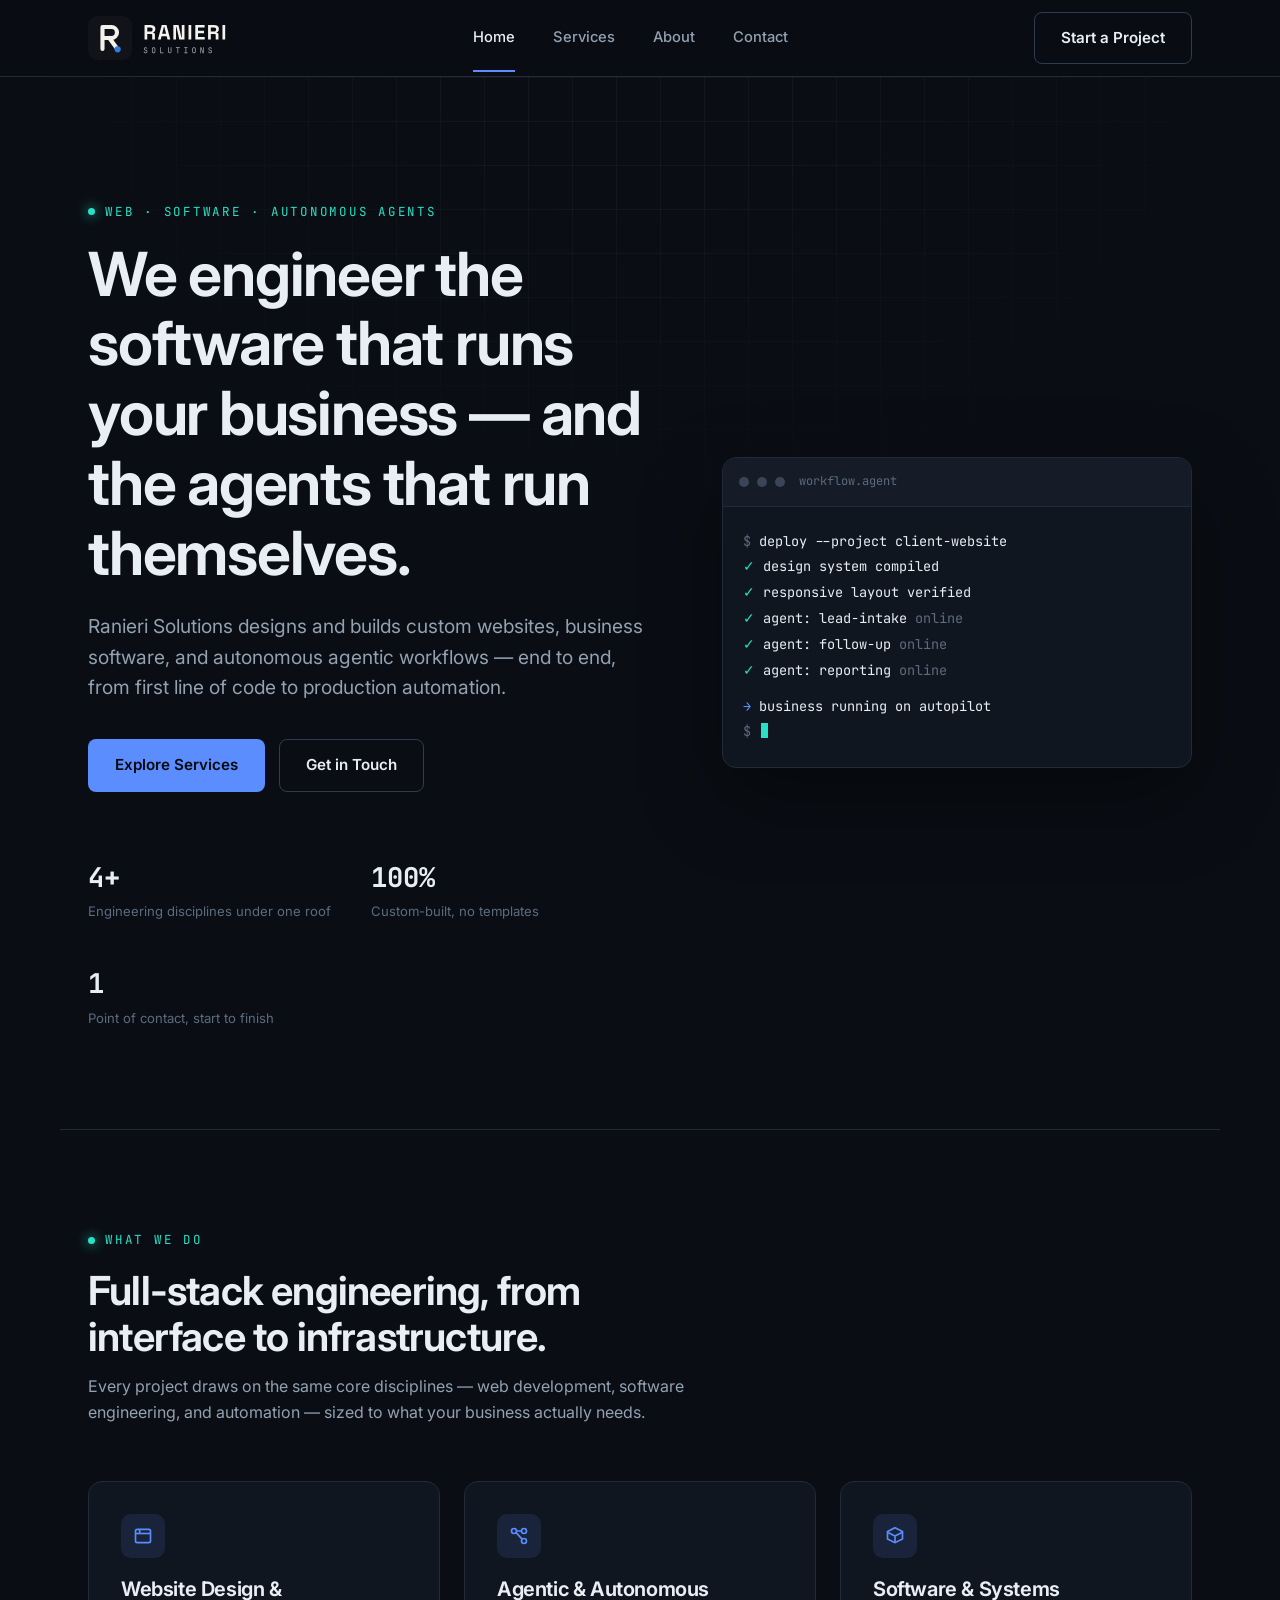
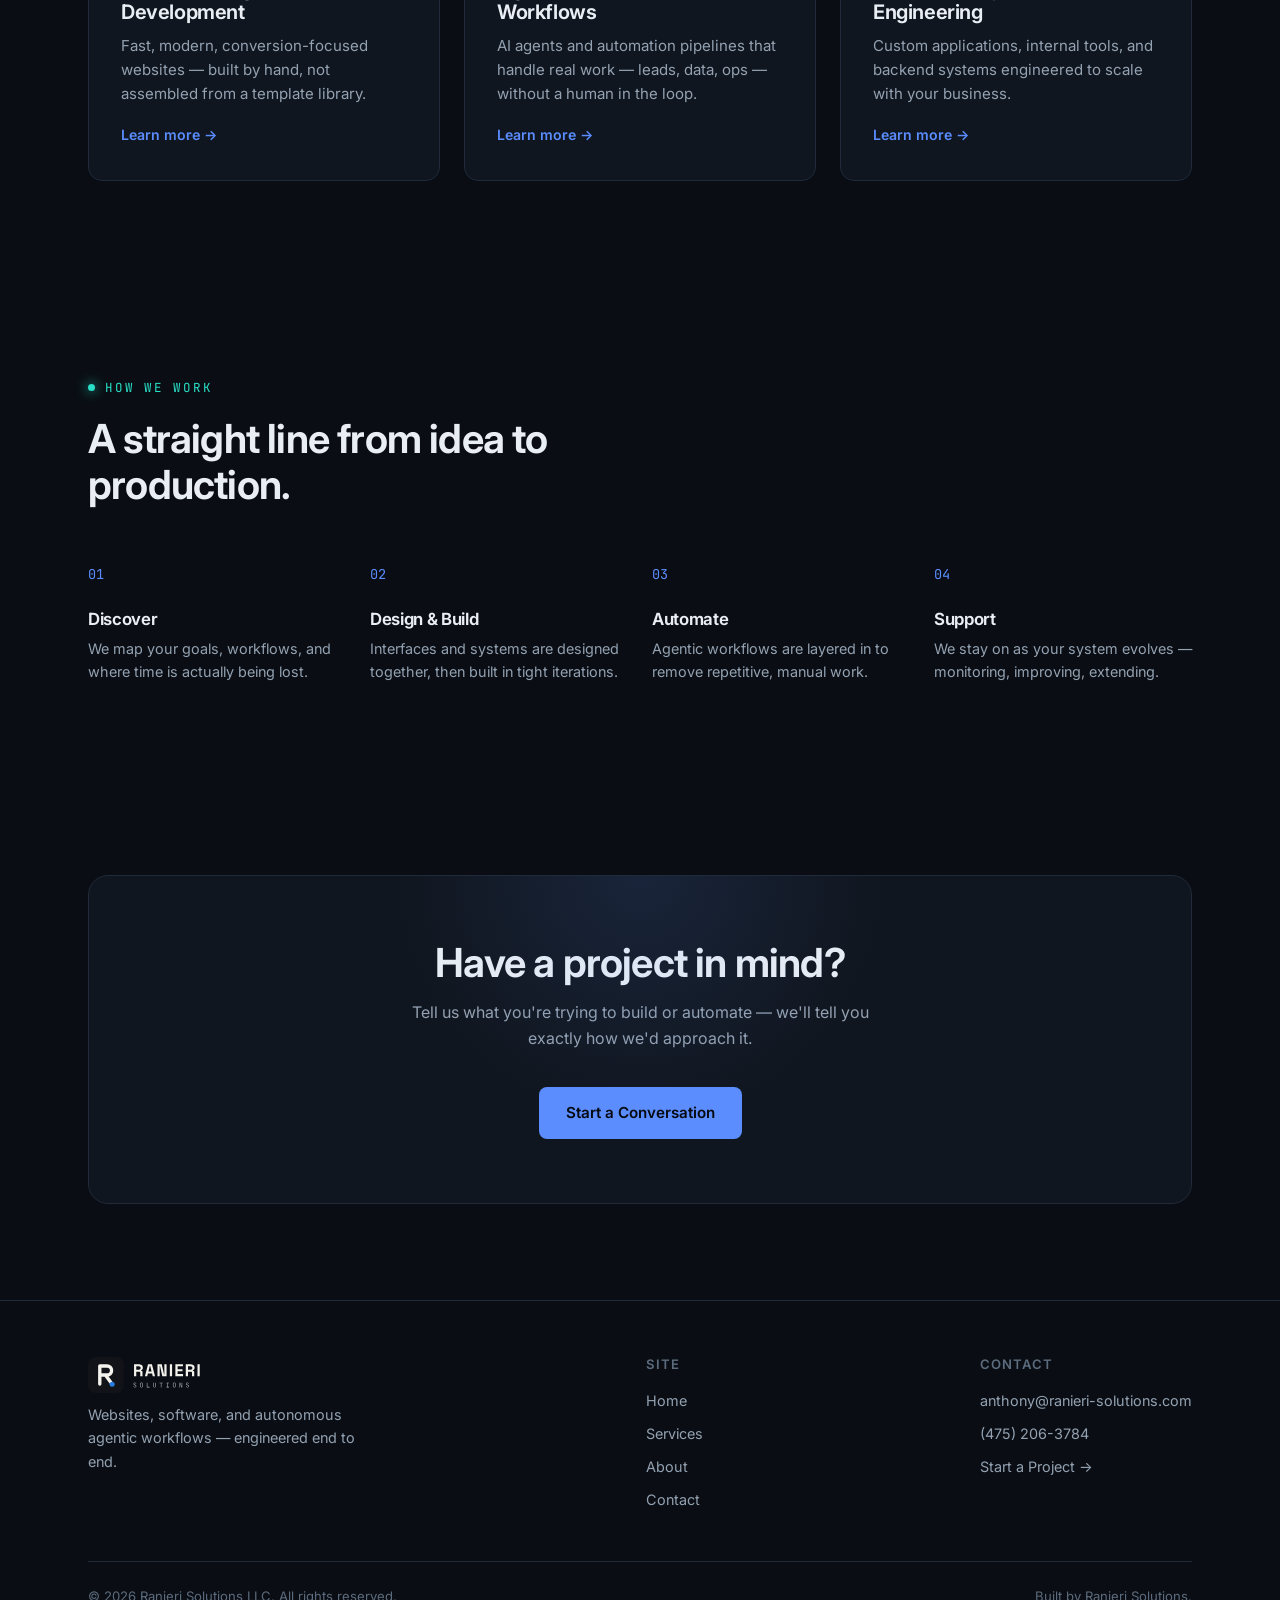
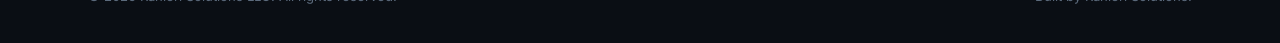
<file: index.html>
<!DOCTYPE html>
<html lang="en">
<head>
<meta charset="UTF-8">
<meta name="viewport" content="width=device-width, initial-scale=1.0">
<title>Ranieri Solutions LLC — Websites, Software & Agentic Automation</title>
<meta name="description" content="Ranieri Solutions builds custom websites, software systems, and autonomous agentic workflows that run your business on autopilot.">
<link rel="icon" href="/favicon.ico" sizes="any">
<link rel="icon" href="/favicon.svg" type="image/svg+xml">
<link rel="icon" href="/favicon-32.png" type="image/png" sizes="32x32">
<link rel="apple-touch-icon" href="/apple-touch-icon.png">
<link rel="preconnect" href="https://fonts.googleapis.com">
<link rel="preconnect" href="https://fonts.gstatic.com" crossorigin>
<link href="https://fonts.googleapis.com/css2?family=Inter:wght@400;500;600;650;700;800&family=JetBrains+Mono:wght@400;500;600;700&display=swap" rel="stylesheet">
<link rel="stylesheet" href="css/style.css">
</head>
<body>

<header class="site-header">
  <div class="container nav">
    <a href="index.html" class="logo"><img src="assets/logo-lockup-white.svg" alt="Ranieri Solutions" width="127" height="40"></a>
    <nav class="nav-links">
      <a href="index.html" class="active">Home</a>
      <a href="services.html">Services</a>
      <a href="about.html">About</a>
      <a href="contact.html">Contact</a>
    </nav>
    <div class="nav-right">
      <a href="contact.html" class="btn btn-outline">Start a Project</a>
      <button class="nav-toggle" aria-label="Toggle menu">
        <span></span><span></span><span></span>
      </button>
    </div>
  </div>
</header>

<main>

  <!-- Hero -->
  <section class="hero">
    <div class="grid-bg"></div>
    <div class="container hero-grid">
      <div>
        <span class="eyebrow">Web · Software · Autonomous Agents</span>
        <h1>We engineer the software that runs your business — and the agents that run themselves.</h1>
        <p class="lead" style="margin-top:22px;">Ranieri Solutions designs and builds custom websites, business software, and autonomous agentic workflows — end to end, from first line of code to production automation.</p>
        <div class="hero-actions">
          <a href="services.html" class="btn btn-primary">Explore Services</a>
          <a href="contact.html" class="btn btn-outline">Get in Touch</a>
        </div>
        <div class="hero-stats">
          <div class="hero-stat">
            <div class="num">4+</div>
            <div class="label">Engineering disciplines under one roof</div>
          </div>
          <div class="hero-stat">
            <div class="num">100%</div>
            <div class="label">Custom-built, no templates</div>
          </div>
          <div class="hero-stat">
            <div class="num">1</div>
            <div class="label">Point of contact, start to finish</div>
          </div>
        </div>
      </div>

      <div class="hero-visual">
        <div class="terminal">
          <div class="terminal-bar">
            <span class="terminal-dot"></span>
            <span class="terminal-dot"></span>
            <span class="terminal-dot"></span>
            <span class="terminal-title">workflow.agent</span>
          </div>
          <div class="terminal-body">
            <div><span class="c3">$</span> <span class="c4">deploy --project client-website</span></div>
            <div><span class="c1">✓</span> <span class="c4">design system compiled</span></div>
            <div><span class="c1">✓</span> <span class="c4">responsive layout verified</span></div>
            <div><span class="c1">✓</span> <span class="c4">agent: lead-intake</span> <span class="c3">online</span></div>
            <div><span class="c1">✓</span> <span class="c4">agent: follow-up</span> <span class="c3">online</span></div>
            <div><span class="c1">✓</span> <span class="c4">agent: reporting</span> <span class="c3">online</span></div>
            <div style="margin-top:10px;"><span class="c2">→</span> <span class="c4">business running on autopilot</span></div>
            <div><span class="c3">$</span> <span class="cursor"></span></div>
          </div>
        </div>
      </div>
    </div>
  </section>

  <hr class="divider container">

  <!-- Services preview -->
  <section>
    <div class="container">
      <div class="section-head reveal">
        <span class="eyebrow">What we do</span>
        <h2>Full-stack engineering, from interface to infrastructure.</h2>
        <p style="margin-top:14px;">Every project draws on the same core disciplines — web development, software engineering, and automation — sized to what your business actually needs.</p>
      </div>

      <div class="grid-3">
        <div class="card reveal">
          <div class="card-icon">
            <svg width="20" height="20" viewBox="0 0 24 24" fill="none" stroke="currentColor" stroke-width="2"><rect x="3" y="4" width="18" height="16" rx="2"/><path d="M3 9h18"/><path d="M8 4v5"/></svg>
          </div>
          <h3>Website Design &amp; Development</h3>
          <p>Fast, modern, conversion-focused websites — built by hand, not assembled from a template library.</p>
          <a href="services.html#websites" class="card-link">Learn more →</a>
        </div>

        <div class="card reveal">
          <div class="card-icon">
            <svg width="20" height="20" viewBox="0 0 24 24" fill="none" stroke="currentColor" stroke-width="2"><circle cx="6" cy="6" r="3"/><circle cx="18" cy="18" r="3"/><circle cx="18" cy="6" r="3"/><path d="M9 6h6M8.5 8l7.5 8"/></svg>
          </div>
          <h3>Agentic &amp; Autonomous Workflows</h3>
          <p>AI agents and automation pipelines that handle real work — leads, data, ops — without a human in the loop.</p>
          <a href="services.html#automation" class="card-link">Learn more →</a>
        </div>

        <div class="card reveal">
          <div class="card-icon">
            <svg width="20" height="20" viewBox="0 0 24 24" fill="none" stroke="currentColor" stroke-width="2"><path d="M12 2l9 4.5v9L12 20l-9-4.5v-9L12 2z"/><path d="M12 12l9-4.5M12 12v8M12 12L3 7.5"/></svg>
          </div>
          <h3>Software &amp; Systems Engineering</h3>
          <p>Custom applications, internal tools, and backend systems engineered to scale with your business.</p>
          <a href="services.html#software" class="card-link">Learn more →</a>
        </div>
      </div>
    </div>
  </section>

  <!-- Process -->
  <section>
    <div class="container">
      <div class="section-head reveal">
        <span class="eyebrow">How we work</span>
        <h2>A straight line from idea to production.</h2>
      </div>
      <div class="steps">
        <div class="step reveal">
          <h3>Discover</h3>
          <p>We map your goals, workflows, and where time is actually being lost.</p>
        </div>
        <div class="step reveal">
          <h3>Design &amp; Build</h3>
          <p>Interfaces and systems are designed together, then built in tight iterations.</p>
        </div>
        <div class="step reveal">
          <h3>Automate</h3>
          <p>Agentic workflows are layered in to remove repetitive, manual work.</p>
        </div>
        <div class="step reveal">
          <h3>Support</h3>
          <p>We stay on as your system evolves — monitoring, improving, extending.</p>
        </div>
      </div>
    </div>
  </section>

  <!-- CTA -->
  <section>
    <div class="container">
      <div class="cta-band reveal">
        <h2>Have a project in mind?</h2>
        <p>Tell us what you're trying to build or automate — we'll tell you exactly how we'd approach it.</p>
        <div class="hero-actions">
          <a href="contact.html" class="btn btn-primary">Start a Conversation</a>
        </div>
      </div>
    </div>
  </section>

</main>

<footer>
  <div class="container">
    <div class="footer-top">
      <div class="footer-col" style="max-width:280px;">
        <a href="index.html" class="logo footer-logo"><img src="assets/logo-lockup-white.svg" alt="Ranieri Solutions" width="114" height="36"></a>
        <p>Websites, software, and autonomous agentic workflows — engineered end to end.</p>
      </div>
      <div class="footer-col">
        <h4>Site</h4>
        <a href="index.html">Home</a>
        <a href="services.html">Services</a>
        <a href="about.html">About</a>
        <a href="contact.html">Contact</a>
      </div>
      <div class="footer-col">
        <h4>Contact</h4>
        <a href="mailto:anthony@ranieri-solutions.com">anthony@ranieri-solutions.com</a>
        <a href="tel:+14752063784">(475) 206-3784</a>
        <a href="contact.html">Start a Project →</a>
      </div>
    </div>
    <hr class="divider">
    <div class="footer-bottom" style="margin-top:24px;">
      <span>© <span id="year"></span> Ranieri Solutions LLC. All rights reserved.</span>
      <span>Built by Ranieri Solutions.</span>
    </div>
  </div>
</footer>

<script src="js/main.js"></script>
</body>
</html>
</file>
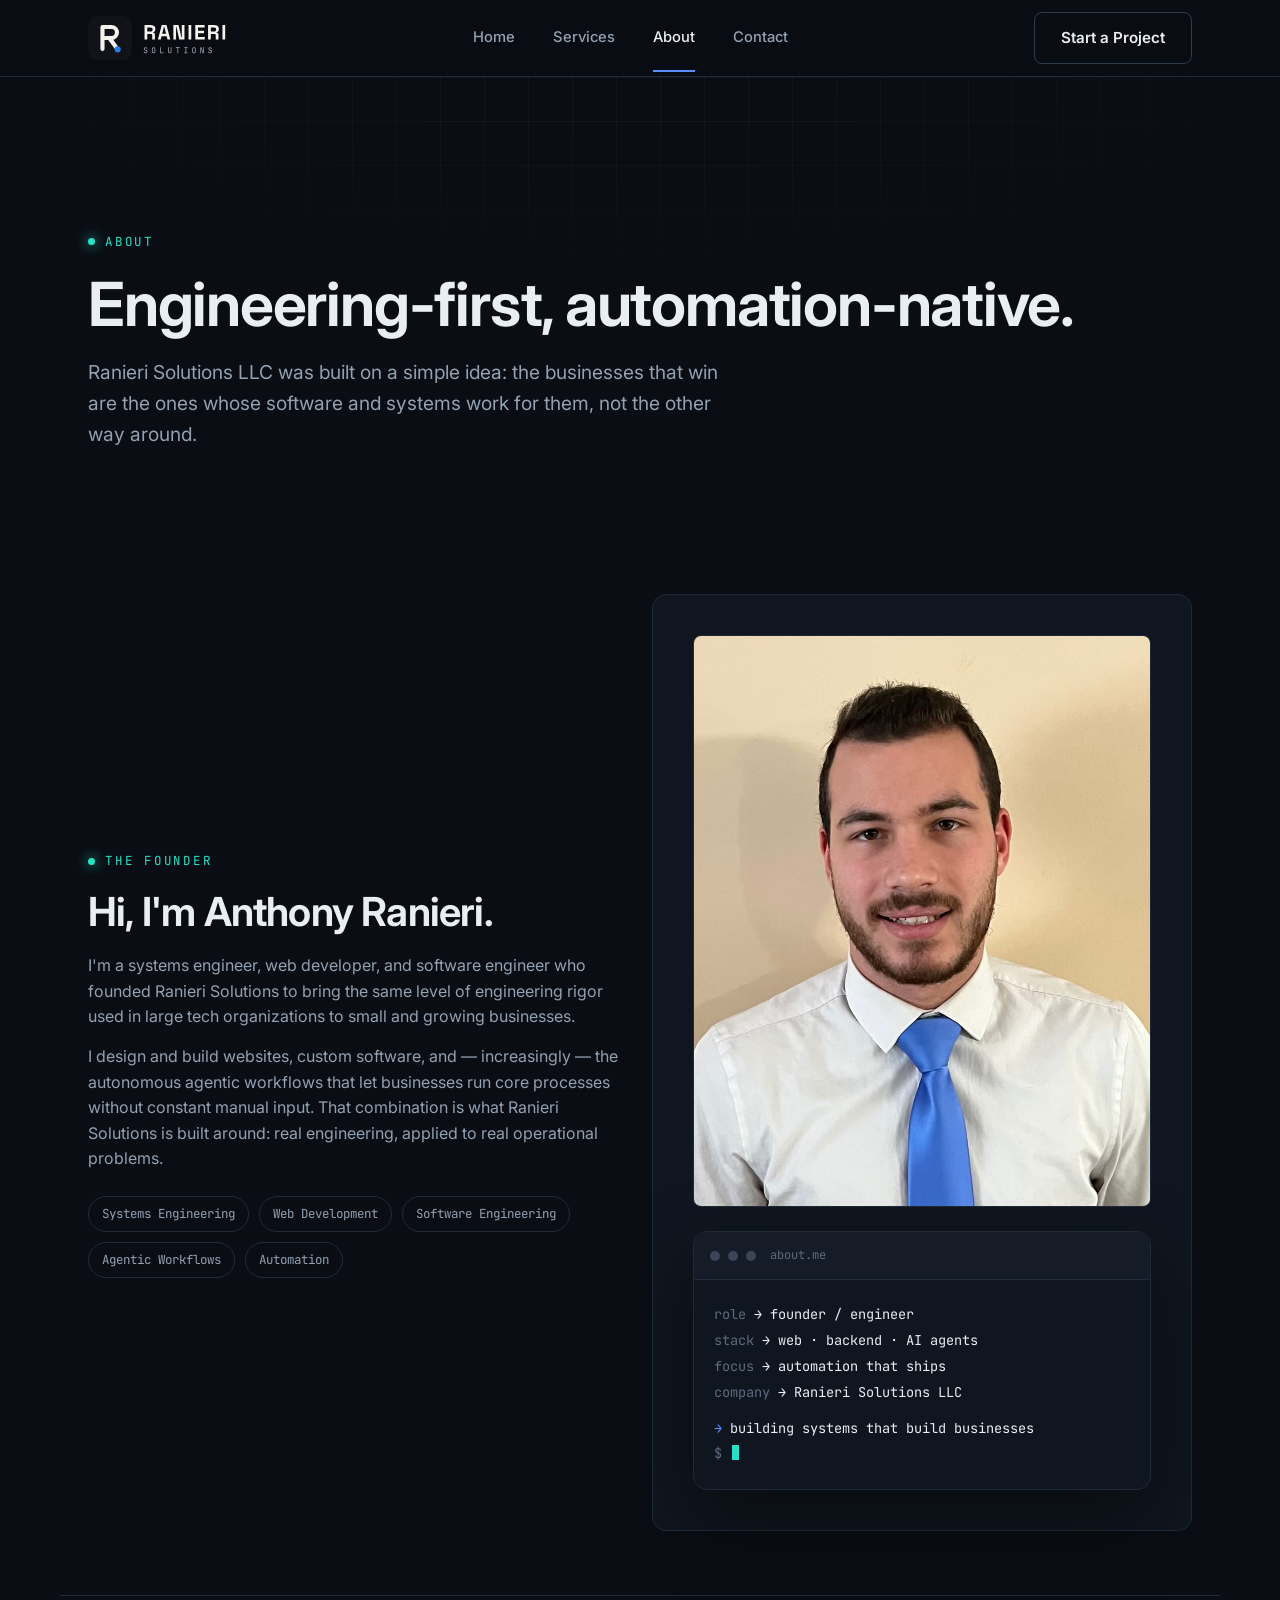
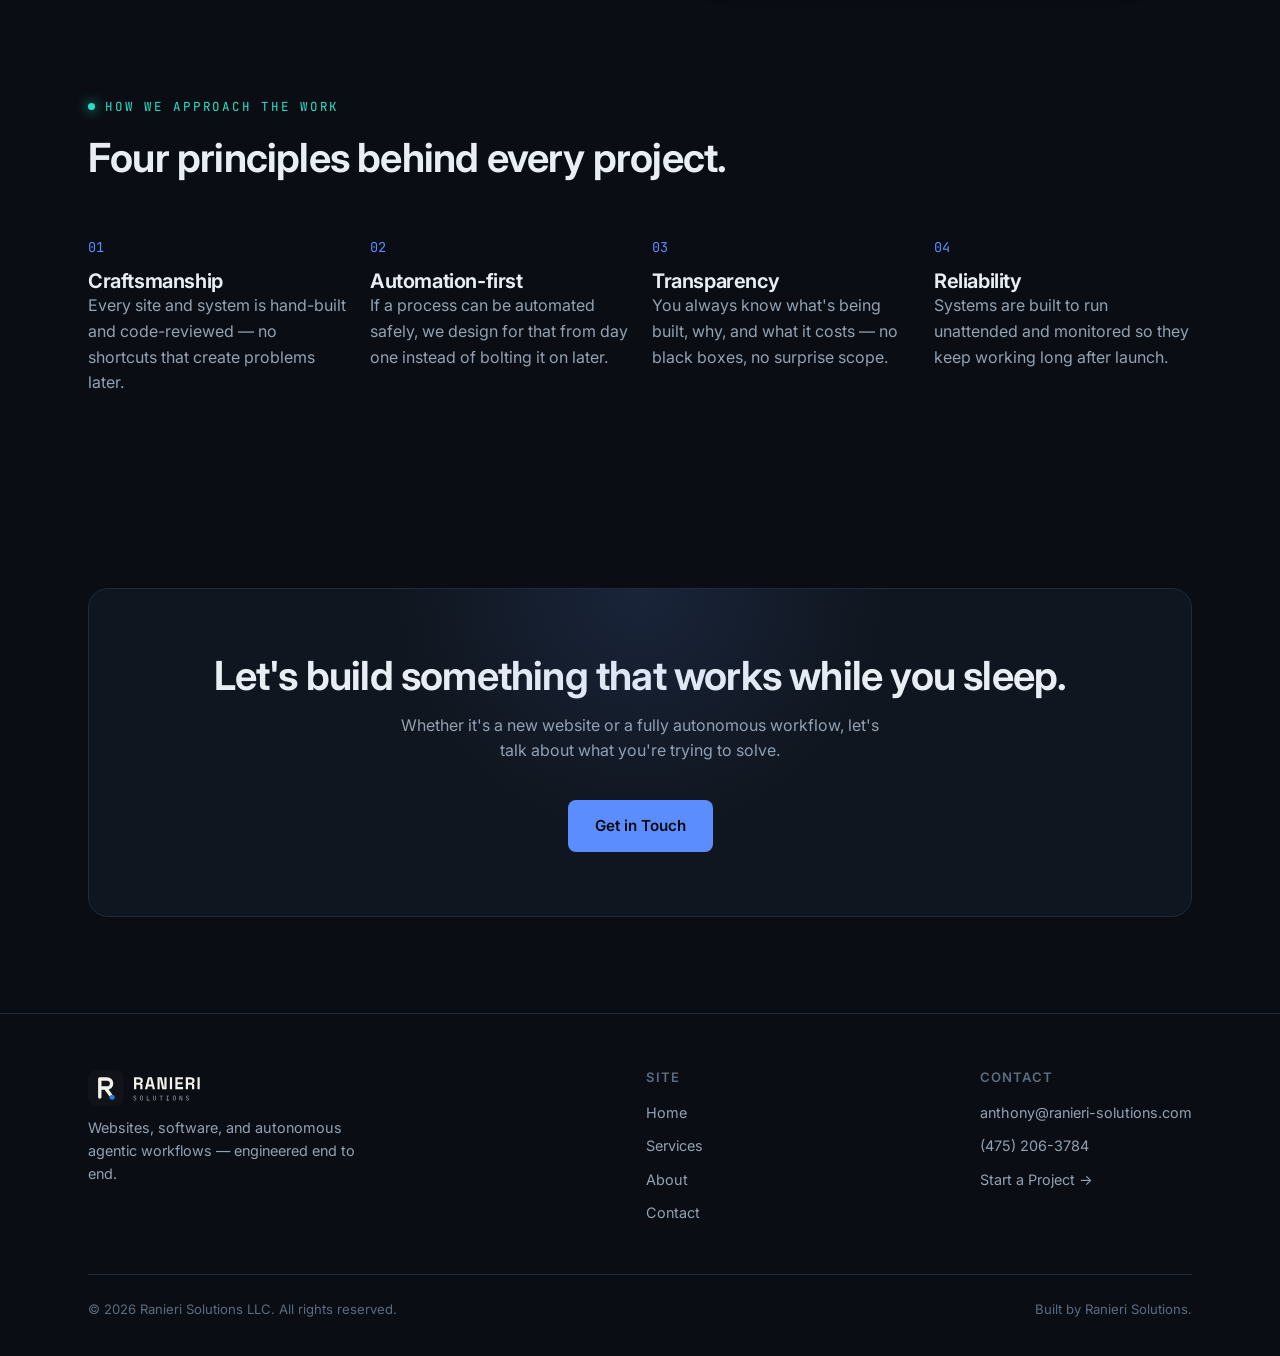
<file: about.html>
<!DOCTYPE html>
<html lang="en">
<head>
<meta charset="UTF-8">
<meta name="viewport" content="width=device-width, initial-scale=1.0">
<title>About — Ranieri Solutions LLC</title>
<meta name="description" content="Ranieri Solutions LLC is a systems, software, and automation engineering company built to bring modern software and AI-driven workflows to growing businesses.">
<link rel="icon" href="/favicon.ico" sizes="any">
<link rel="icon" href="/favicon.svg" type="image/svg+xml">
<link rel="icon" href="/favicon-32.png" type="image/png" sizes="32x32">
<link rel="apple-touch-icon" href="/apple-touch-icon.png">
<link rel="preconnect" href="https://fonts.googleapis.com">
<link rel="preconnect" href="https://fonts.gstatic.com" crossorigin>
<link href="https://fonts.googleapis.com/css2?family=Inter:wght@400;500;600;650;700;800&family=JetBrains+Mono:wght@400;500;600;700&display=swap" rel="stylesheet">
<link rel="stylesheet" href="css/style.css">
</head>
<body>

<header class="site-header">
  <div class="container nav">
    <a href="index.html" class="logo"><img src="assets/logo-lockup-white.svg" alt="Ranieri Solutions" width="127" height="40"></a>
    <nav class="nav-links">
      <a href="index.html">Home</a>
      <a href="services.html">Services</a>
      <a href="about.html" class="active">About</a>
      <a href="contact.html">Contact</a>
    </nav>
    <div class="nav-right">
      <a href="contact.html" class="btn btn-outline">Start a Project</a>
      <button class="nav-toggle" aria-label="Toggle menu">
        <span></span><span></span><span></span>
      </button>
    </div>
  </div>
</header>

<main>

  <section class="page-header">
    <div class="grid-bg"></div>
    <div class="container">
      <span class="eyebrow">About</span>
      <h1>Engineering-first, automation-native.</h1>
      <p class="lead">Ranieri Solutions LLC was built on a simple idea: the businesses that win are the ones whose software and systems work for them, not the other way around.</p>
    </div>
  </section>

  <section class="tight">
    <div class="container grid-2" style="align-items:center;">
      <div class="reveal">
        <span class="eyebrow">The founder</span>
        <h2>Hi, I'm Anthony Ranieri.</h2>
        <p style="margin-top:18px;">I'm a systems engineer, web developer, and software engineer who founded Ranieri Solutions to bring the same level of engineering rigor used in large tech organizations to small and growing businesses.</p>
        <p style="margin-top:14px;">I design and build websites, custom software, and — increasingly — the autonomous agentic workflows that let businesses run core processes without constant manual input. That combination is what Ranieri Solutions is built around: real engineering, applied to real operational problems.</p>
        <div class="tag-row">
          <span class="tag">Systems Engineering</span>
          <span class="tag">Web Development</span>
          <span class="tag">Software Engineering</span>
          <span class="tag">Agentic Workflows</span>
          <span class="tag">Automation</span>
        </div>
      </div>
      <div class="about-photo-block reveal">
        <div class="photo-frame">
          <img src="assets/anthony-headshot.jpg" alt="Anthony Ranieri, founder of Ranieri Solutions LLC" width="900" height="1022" loading="lazy">
        </div>
        <div class="terminal">
          <div class="terminal-bar">
            <span class="terminal-dot"></span>
            <span class="terminal-dot"></span>
            <span class="terminal-dot"></span>
            <span class="terminal-title">about.me</span>
          </div>
          <div class="terminal-body">
            <div><span class="c3">role</span> <span class="c4">→ founder / engineer</span></div>
            <div><span class="c3">stack</span> <span class="c4">→ web · backend · AI agents</span></div>
            <div><span class="c3">focus</span> <span class="c4">→ automation that ships</span></div>
            <div><span class="c3">company</span> <span class="c4">→ Ranieri Solutions LLC</span></div>
            <div style="margin-top:10px;"><span class="c2">→</span> <span class="c4">building systems that build businesses</span></div>
            <div><span class="c3">$</span> <span class="cursor"></span></div>
          </div>
        </div>
      </div>
    </div>
  </section>

  <hr class="divider container">

  <section>
    <div class="container">
      <div class="section-head reveal">
        <span class="eyebrow">How we approach the work</span>
        <h2>Four principles behind every project.</h2>
      </div>
      <div class="value-row">
        <div class="value-item reveal">
          <span class="num">01</span>
          <h3>Craftsmanship</h3>
          <p>Every site and system is hand-built and code-reviewed — no shortcuts that create problems later.</p>
        </div>
        <div class="value-item reveal">
          <span class="num">02</span>
          <h3>Automation-first</h3>
          <p>If a process can be automated safely, we design for that from day one instead of bolting it on later.</p>
        </div>
        <div class="value-item reveal">
          <span class="num">03</span>
          <h3>Transparency</h3>
          <p>You always know what's being built, why, and what it costs — no black boxes, no surprise scope.</p>
        </div>
        <div class="value-item reveal">
          <span class="num">04</span>
          <h3>Reliability</h3>
          <p>Systems are built to run unattended and monitored so they keep working long after launch.</p>
        </div>
      </div>
    </div>
  </section>

  <section>
    <div class="container">
      <div class="cta-band reveal">
        <h2>Let's build something that works while you sleep.</h2>
        <p>Whether it's a new website or a fully autonomous workflow, let's talk about what you're trying to solve.</p>
        <div class="hero-actions">
          <a href="contact.html" class="btn btn-primary">Get in Touch</a>
        </div>
      </div>
    </div>
  </section>

</main>

<footer>
  <div class="container">
    <div class="footer-top">
      <div class="footer-col" style="max-width:280px;">
        <a href="index.html" class="logo footer-logo"><img src="assets/logo-lockup-white.svg" alt="Ranieri Solutions" width="114" height="36"></a>
        <p>Websites, software, and autonomous agentic workflows — engineered end to end.</p>
      </div>
      <div class="footer-col">
        <h4>Site</h4>
        <a href="index.html">Home</a>
        <a href="services.html">Services</a>
        <a href="about.html">About</a>
        <a href="contact.html">Contact</a>
      </div>
      <div class="footer-col">
        <h4>Contact</h4>
        <a href="mailto:anthony@ranieri-solutions.com">anthony@ranieri-solutions.com</a>
        <a href="tel:+14752063784">(475) 206-3784</a>
        <a href="contact.html">Start a Project →</a>
      </div>
    </div>
    <hr class="divider">
    <div class="footer-bottom" style="margin-top:24px;">
      <span>© <span id="year"></span> Ranieri Solutions LLC. All rights reserved.</span>
      <span>Built by Ranieri Solutions.</span>
    </div>
  </div>
</footer>

<script src="js/main.js"></script>
</body>
</html>
</file>
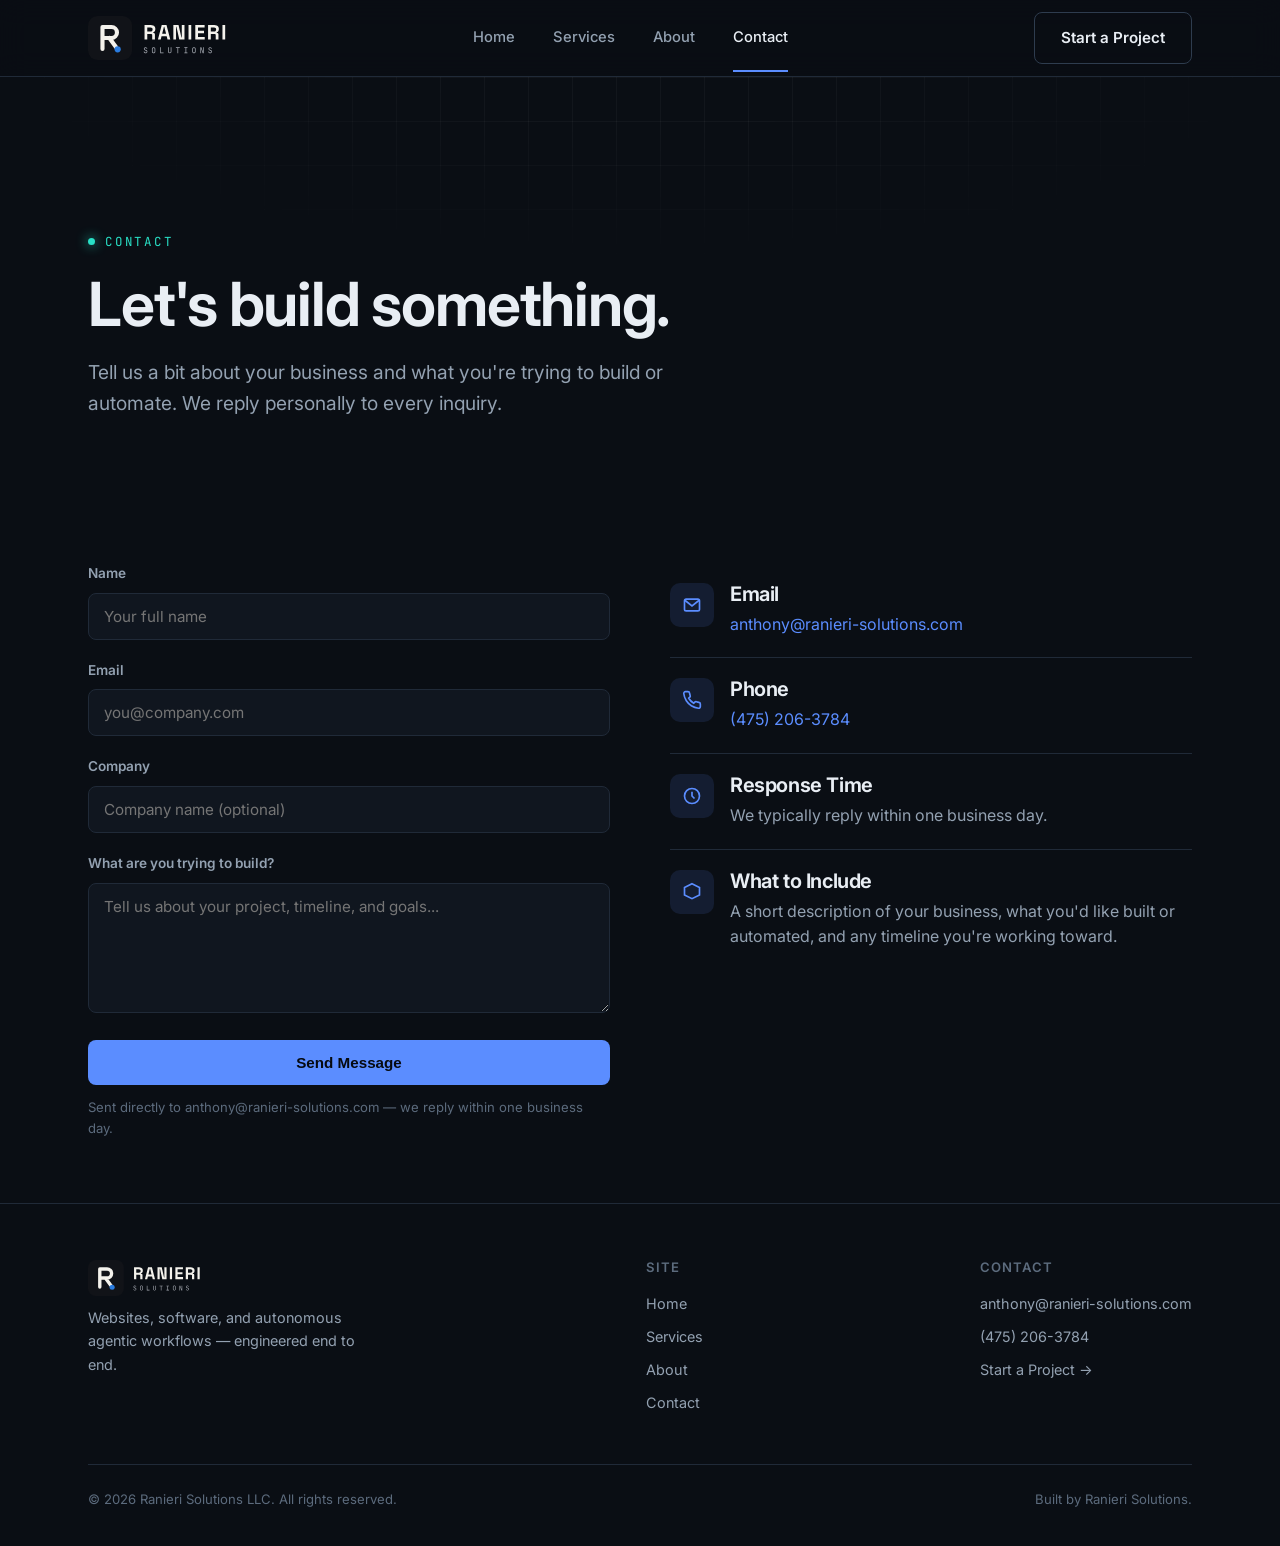
<file: contact.html>
<!DOCTYPE html>
<html lang="en">
<head>
<meta charset="UTF-8">
<meta name="viewport" content="width=device-width, initial-scale=1.0">
<title>Contact — Ranieri Solutions LLC</title>
<meta name="description" content="Get in touch with Ranieri Solutions LLC about a website, custom software, or agentic automation project.">
<link rel="icon" href="/favicon.ico" sizes="any">
<link rel="icon" href="/favicon.svg" type="image/svg+xml">
<link rel="icon" href="/favicon-32.png" type="image/png" sizes="32x32">
<link rel="apple-touch-icon" href="/apple-touch-icon.png">
<link rel="preconnect" href="https://fonts.googleapis.com">
<link rel="preconnect" href="https://fonts.gstatic.com" crossorigin>
<link href="https://fonts.googleapis.com/css2?family=Inter:wght@400;500;600;650;700;800&family=JetBrains+Mono:wght@400;500;600;700&display=swap" rel="stylesheet">
<link rel="stylesheet" href="css/style.css">
</head>
<body>

<header class="site-header">
  <div class="container nav">
    <a href="index.html" class="logo"><img src="assets/logo-lockup-white.svg" alt="Ranieri Solutions" width="127" height="40"></a>
    <nav class="nav-links">
      <a href="index.html">Home</a>
      <a href="services.html">Services</a>
      <a href="about.html">About</a>
      <a href="contact.html" class="active">Contact</a>
    </nav>
    <div class="nav-right">
      <a href="contact.html" class="btn btn-outline">Start a Project</a>
      <button class="nav-toggle" aria-label="Toggle menu">
        <span></span><span></span><span></span>
      </button>
    </div>
  </div>
</header>

<main>

  <section class="page-header">
    <div class="grid-bg"></div>
    <div class="container">
      <span class="eyebrow">Contact</span>
      <h1>Let's build something.</h1>
      <p class="lead">Tell us a bit about your business and what you're trying to build or automate. We reply personally to every inquiry.</p>
    </div>
  </section>

  <section class="tight">
    <div class="container contact-grid">

      <div class="reveal">
        <form id="contact-form" novalidate>
          <input type="hidden" name="access_key" value="f8e1dfbe-ed2c-4816-baf0-2c4067397dd7">
          <input type="hidden" name="subject" value="New project inquiry from ranieri-solutions.com">
          <input type="checkbox" name="botcheck" style="display:none" tabindex="-1" autocomplete="off">
          <div class="field">
            <label for="name">Name</label>
            <input type="text" id="name" name="name" placeholder="Your full name" required>
          </div>
          <div class="field">
            <label for="email">Email</label>
            <input type="email" id="email" name="email" placeholder="you@company.com" required>
          </div>
          <div class="field">
            <label for="company">Company</label>
            <input type="text" id="company" name="company" placeholder="Company name (optional)">
          </div>
          <div class="field">
            <label for="message">What are you trying to build?</label>
            <textarea id="message" name="message" placeholder="Tell us about your project, timeline, and goals..." required></textarea>
          </div>
          <button type="submit" class="btn btn-primary btn-block">Send Message</button>
          <p class="form-note">Sent directly to anthony@ranieri-solutions.com — we reply within one business day.</p>
          <p id="form-status" class="form-status"></p>
        </form>
      </div>

      <div class="reveal">
        <div class="contact-info-item">
          <div class="card-icon">
            <svg width="20" height="20" viewBox="0 0 24 24" fill="none" stroke="currentColor" stroke-width="2"><path d="M4 4h16v16H4z" opacity="0"/><path d="M3 6l9 7 9-7"/><rect x="3" y="5" width="18" height="14" rx="2"/></svg>
          </div>
          <div>
            <h3>Email</h3>
            <p style="margin-top:6px;"><a href="mailto:anthony@ranieri-solutions.com" style="color:var(--accent);">anthony@ranieri-solutions.com</a></p>
          </div>
        </div>
        <div class="contact-info-item">
          <div class="card-icon">
            <svg width="20" height="20" viewBox="0 0 24 24" fill="none" stroke="currentColor" stroke-width="2"><path d="M22 16.92v3a2 2 0 0 1-2.18 2 19.79 19.79 0 0 1-8.63-3.07 19.5 19.5 0 0 1-6-6 19.79 19.79 0 0 1-3.07-8.67A2 2 0 0 1 4.11 2h3a2 2 0 0 1 2 1.72c.127.96.362 1.903.7 2.81a2 2 0 0 1-.45 2.11L8.09 9.91a16 16 0 0 0 6 6l1.27-1.27a2 2 0 0 1 2.11-.45c.907.338 1.85.573 2.81.7A2 2 0 0 1 22 16.92z"/></svg>
          </div>
          <div>
            <h3>Phone</h3>
            <p style="margin-top:6px;"><a href="tel:+14752063784" style="color:var(--accent);">(475) 206-3784</a></p>
          </div>
        </div>
        <div class="contact-info-item">
          <div class="card-icon">
            <svg width="20" height="20" viewBox="0 0 24 24" fill="none" stroke="currentColor" stroke-width="2"><circle cx="12" cy="12" r="9"/><path d="M12 7v5l3 3"/></svg>
          </div>
          <div>
            <h3>Response Time</h3>
            <p style="margin-top:6px;">We typically reply within one business day.</p>
          </div>
        </div>
        <div class="contact-info-item">
          <div class="card-icon">
            <svg width="20" height="20" viewBox="0 0 24 24" fill="none" stroke="currentColor" stroke-width="2"><path d="M12 2l9 4.5v9L12 20l-9-4.5v-9L12 2z"/></svg>
          </div>
          <div>
            <h3>What to Include</h3>
            <p style="margin-top:6px;">A short description of your business, what you'd like built or automated, and any timeline you're working toward.</p>
          </div>
        </div>
      </div>

    </div>
  </section>

</main>

<footer>
  <div class="container">
    <div class="footer-top">
      <div class="footer-col" style="max-width:280px;">
        <a href="index.html" class="logo footer-logo"><img src="assets/logo-lockup-white.svg" alt="Ranieri Solutions" width="114" height="36"></a>
        <p>Websites, software, and autonomous agentic workflows — engineered end to end.</p>
      </div>
      <div class="footer-col">
        <h4>Site</h4>
        <a href="index.html">Home</a>
        <a href="services.html">Services</a>
        <a href="about.html">About</a>
        <a href="contact.html">Contact</a>
      </div>
      <div class="footer-col">
        <h4>Contact</h4>
        <a href="mailto:anthony@ranieri-solutions.com">anthony@ranieri-solutions.com</a>
        <a href="tel:+14752063784">(475) 206-3784</a>
        <a href="contact.html">Start a Project →</a>
      </div>
    </div>
    <hr class="divider">
    <div class="footer-bottom" style="margin-top:24px;">
      <span>© <span id="year"></span> Ranieri Solutions LLC. All rights reserved.</span>
      <span>Built by Ranieri Solutions.</span>
    </div>
  </div>
</footer>

<script src="js/main.js"></script>
</body>
</html>
</file>
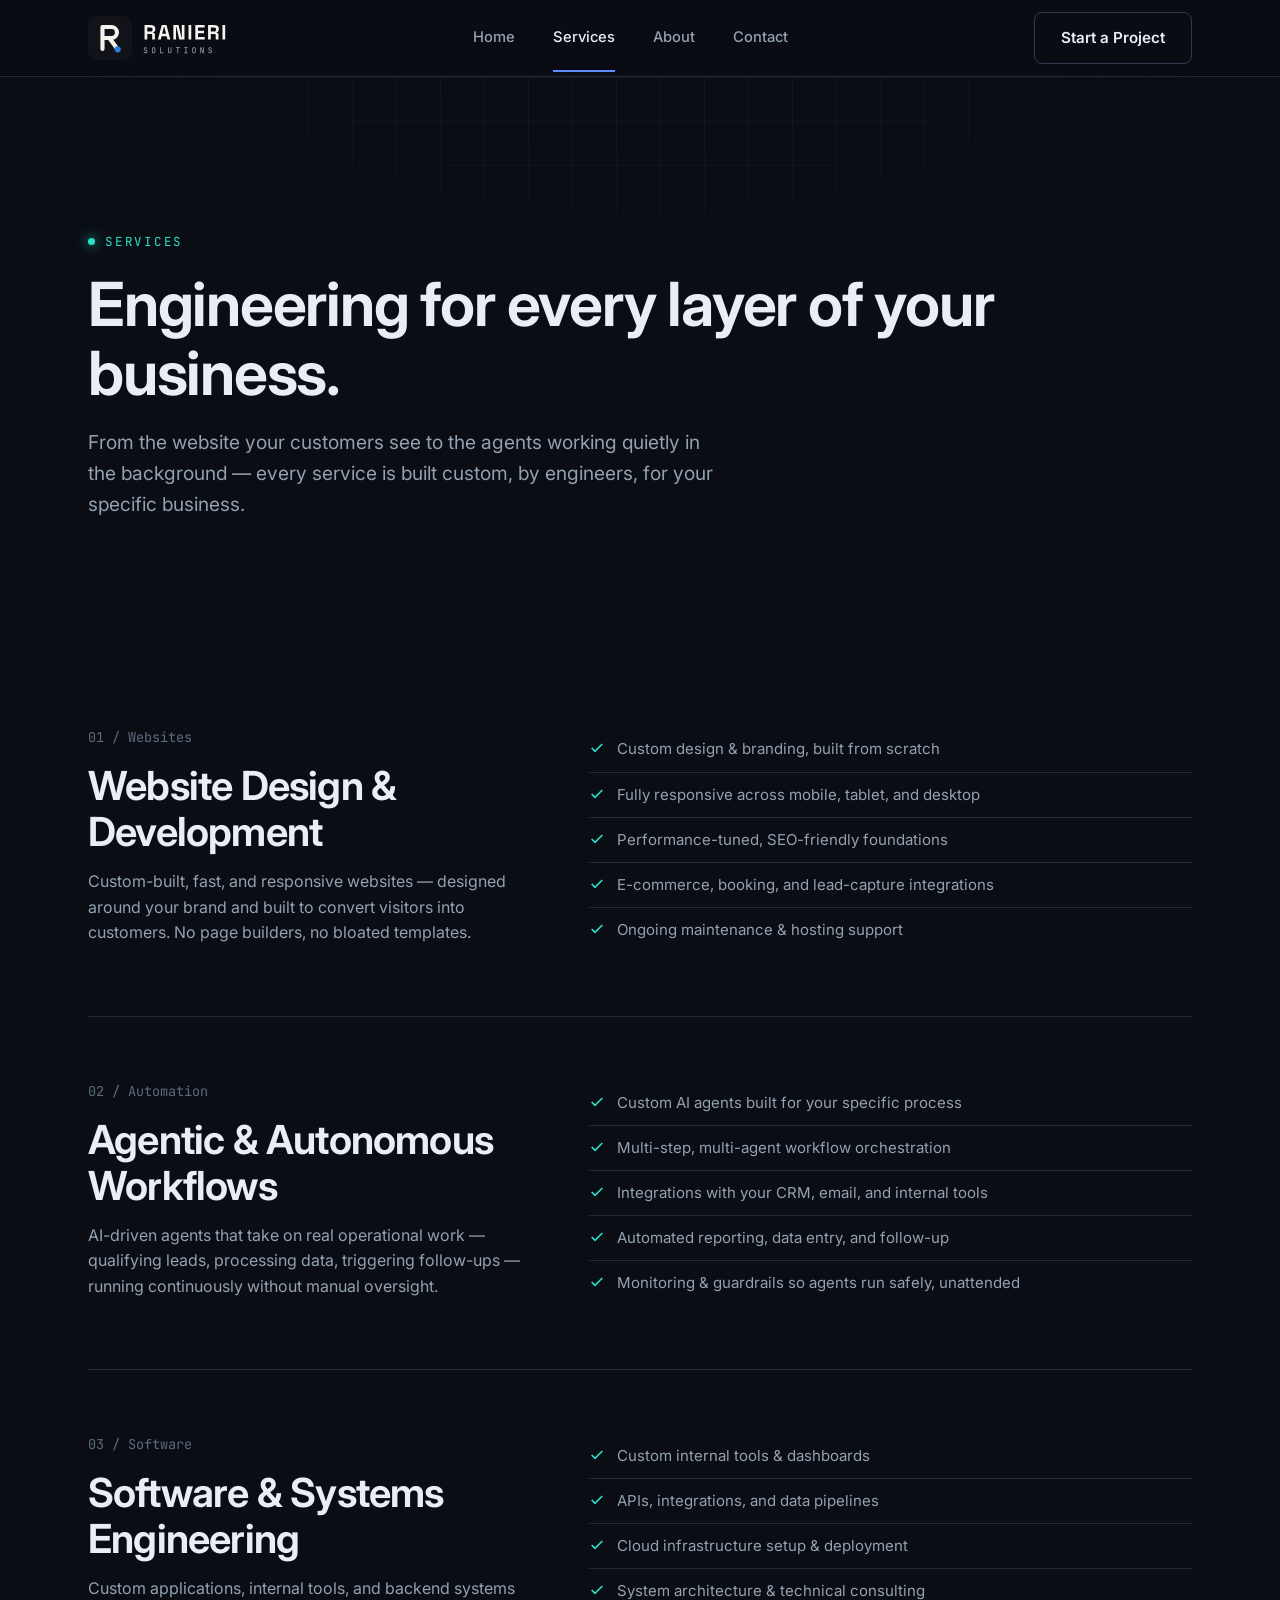
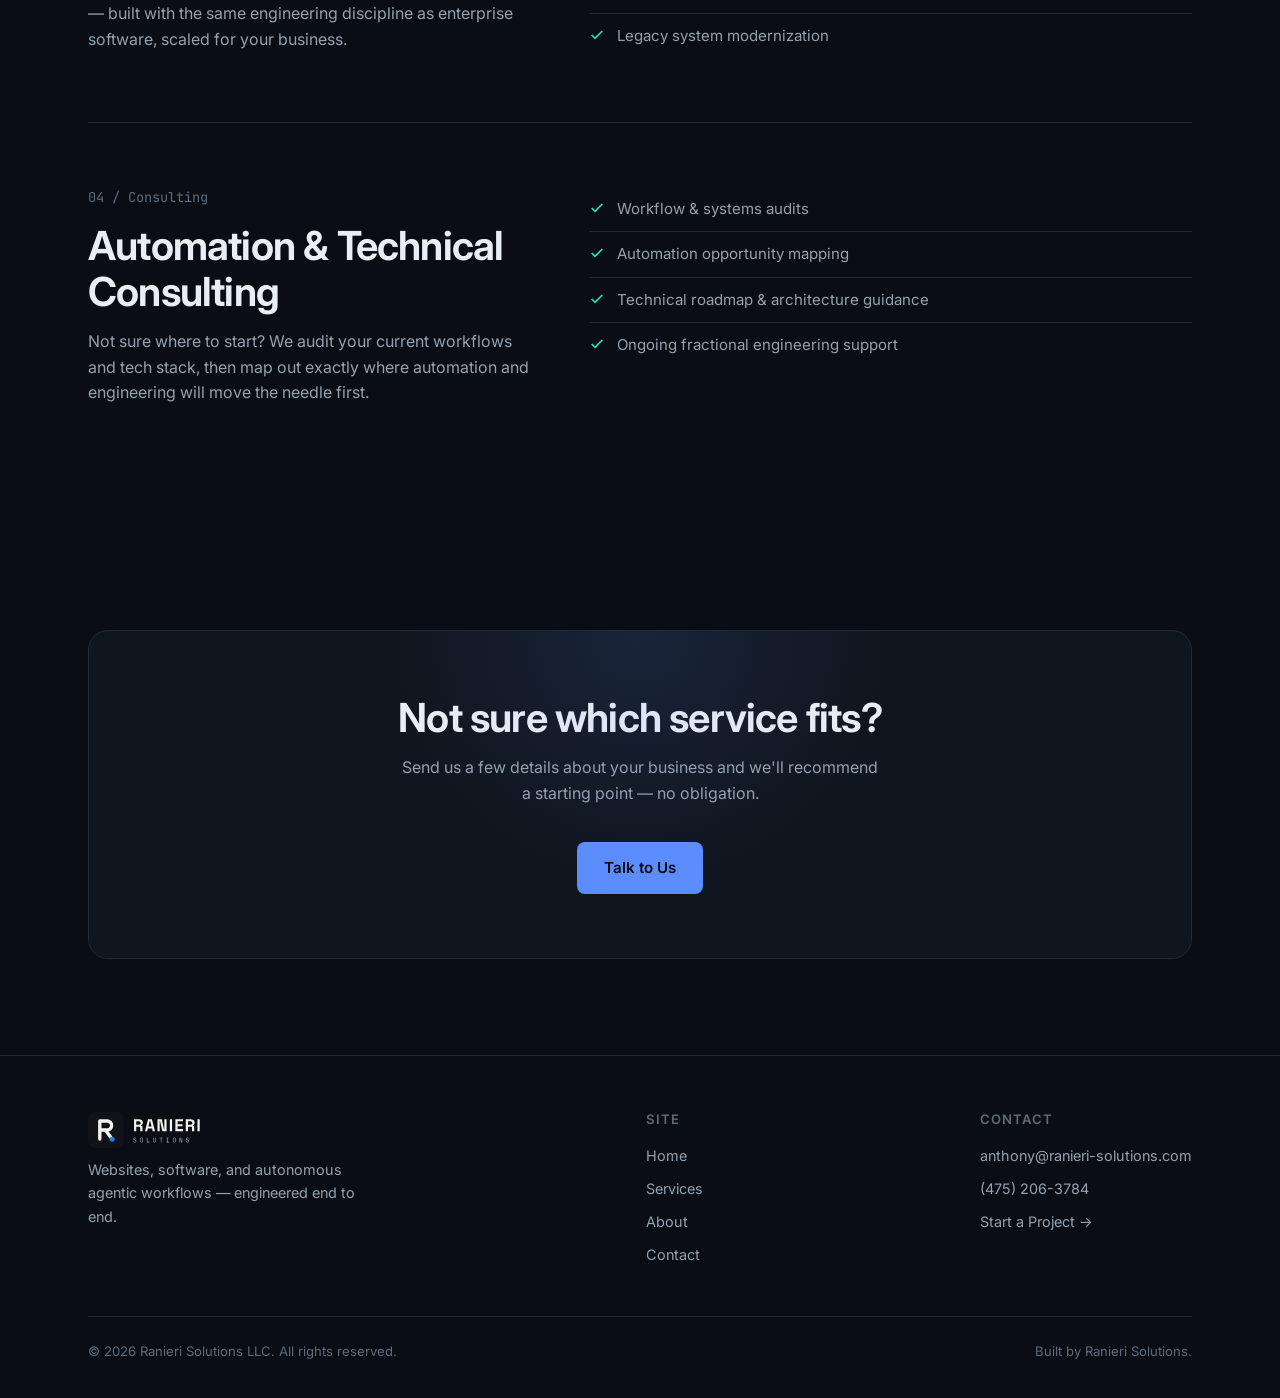
<file: services.html>
<!DOCTYPE html>
<html lang="en">
<head>
<meta charset="UTF-8">
<meta name="viewport" content="width=device-width, initial-scale=1.0">
<title>Services — Ranieri Solutions LLC</title>
<meta name="description" content="Website design & development, agentic automation, and software & systems engineering from Ranieri Solutions LLC.">
<link rel="icon" href="/favicon.ico" sizes="any">
<link rel="icon" href="/favicon.svg" type="image/svg+xml">
<link rel="icon" href="/favicon-32.png" type="image/png" sizes="32x32">
<link rel="apple-touch-icon" href="/apple-touch-icon.png">
<link rel="preconnect" href="https://fonts.googleapis.com">
<link rel="preconnect" href="https://fonts.gstatic.com" crossorigin>
<link href="https://fonts.googleapis.com/css2?family=Inter:wght@400;500;600;650;700;800&family=JetBrains+Mono:wght@400;500;600;700&display=swap" rel="stylesheet">
<link rel="stylesheet" href="css/style.css">
</head>
<body>

<header class="site-header">
  <div class="container nav">
    <a href="index.html" class="logo"><img src="assets/logo-lockup-white.svg" alt="Ranieri Solutions" width="127" height="40"></a>
    <nav class="nav-links">
      <a href="index.html">Home</a>
      <a href="services.html" class="active">Services</a>
      <a href="about.html">About</a>
      <a href="contact.html">Contact</a>
    </nav>
    <div class="nav-right">
      <a href="contact.html" class="btn btn-outline">Start a Project</a>
      <button class="nav-toggle" aria-label="Toggle menu">
        <span></span><span></span><span></span>
      </button>
    </div>
  </div>
</header>

<main>

  <section class="page-header">
    <div class="grid-bg"></div>
    <div class="container">
      <span class="eyebrow">Services</span>
      <h1>Engineering for every layer of your business.</h1>
      <p class="lead">From the website your customers see to the agents working quietly in the background — every service is built custom, by engineers, for your specific business.</p>
    </div>
  </section>

  <section class="tight">
    <div class="container">

      <div id="websites" class="service-block reveal">
        <div>
          <div class="service-index">01 / Websites</div>
          <h2>Website Design &amp; Development</h2>
          <p style="margin-top:14px;">Custom-built, fast, and responsive websites — designed around your brand and built to convert visitors into customers. No page builders, no bloated templates.</p>
        </div>
        <ul class="check-list">
          <li><svg width="16" height="16" viewBox="0 0 24 24" fill="none" stroke="currentColor" stroke-width="2.5"><path d="M20 6L9 17l-5-5"/></svg> Custom design &amp; branding, built from scratch</li>
          <li><svg width="16" height="16" viewBox="0 0 24 24" fill="none" stroke="currentColor" stroke-width="2.5"><path d="M20 6L9 17l-5-5"/></svg> Fully responsive across mobile, tablet, and desktop</li>
          <li><svg width="16" height="16" viewBox="0 0 24 24" fill="none" stroke="currentColor" stroke-width="2.5"><path d="M20 6L9 17l-5-5"/></svg> Performance-tuned, SEO-friendly foundations</li>
          <li><svg width="16" height="16" viewBox="0 0 24 24" fill="none" stroke="currentColor" stroke-width="2.5"><path d="M20 6L9 17l-5-5"/></svg> E-commerce, booking, and lead-capture integrations</li>
          <li><svg width="16" height="16" viewBox="0 0 24 24" fill="none" stroke="currentColor" stroke-width="2.5"><path d="M20 6L9 17l-5-5"/></svg> Ongoing maintenance &amp; hosting support</li>
        </ul>
      </div>

      <div id="automation" class="service-block reveal">
        <div>
          <div class="service-index">02 / Automation</div>
          <h2>Agentic &amp; Autonomous Workflows</h2>
          <p style="margin-top:14px;">AI-driven agents that take on real operational work — qualifying leads, processing data, triggering follow-ups — running continuously without manual oversight.</p>
        </div>
        <ul class="check-list">
          <li><svg width="16" height="16" viewBox="0 0 24 24" fill="none" stroke="currentColor" stroke-width="2.5"><path d="M20 6L9 17l-5-5"/></svg> Custom AI agents built for your specific process</li>
          <li><svg width="16" height="16" viewBox="0 0 24 24" fill="none" stroke="currentColor" stroke-width="2.5"><path d="M20 6L9 17l-5-5"/></svg> Multi-step, multi-agent workflow orchestration</li>
          <li><svg width="16" height="16" viewBox="0 0 24 24" fill="none" stroke="currentColor" stroke-width="2.5"><path d="M20 6L9 17l-5-5"/></svg> Integrations with your CRM, email, and internal tools</li>
          <li><svg width="16" height="16" viewBox="0 0 24 24" fill="none" stroke="currentColor" stroke-width="2.5"><path d="M20 6L9 17l-5-5"/></svg> Automated reporting, data entry, and follow-up</li>
          <li><svg width="16" height="16" viewBox="0 0 24 24" fill="none" stroke="currentColor" stroke-width="2.5"><path d="M20 6L9 17l-5-5"/></svg> Monitoring &amp; guardrails so agents run safely, unattended</li>
        </ul>
      </div>

      <div id="software" class="service-block reveal">
        <div>
          <div class="service-index">03 / Software</div>
          <h2>Software &amp; Systems Engineering</h2>
          <p style="margin-top:14px;">Custom applications, internal tools, and backend systems — built with the same engineering discipline as enterprise software, scaled for your business.</p>
        </div>
        <ul class="check-list">
          <li><svg width="16" height="16" viewBox="0 0 24 24" fill="none" stroke="currentColor" stroke-width="2.5"><path d="M20 6L9 17l-5-5"/></svg> Custom internal tools &amp; dashboards</li>
          <li><svg width="16" height="16" viewBox="0 0 24 24" fill="none" stroke="currentColor" stroke-width="2.5"><path d="M20 6L9 17l-5-5"/></svg> APIs, integrations, and data pipelines</li>
          <li><svg width="16" height="16" viewBox="0 0 24 24" fill="none" stroke="currentColor" stroke-width="2.5"><path d="M20 6L9 17l-5-5"/></svg> Cloud infrastructure setup &amp; deployment</li>
          <li><svg width="16" height="16" viewBox="0 0 24 24" fill="none" stroke="currentColor" stroke-width="2.5"><path d="M20 6L9 17l-5-5"/></svg> System architecture &amp; technical consulting</li>
          <li><svg width="16" height="16" viewBox="0 0 24 24" fill="none" stroke="currentColor" stroke-width="2.5"><path d="M20 6L9 17l-5-5"/></svg> Legacy system modernization</li>
        </ul>
      </div>

      <div id="consulting" class="service-block reveal">
        <div>
          <div class="service-index">04 / Consulting</div>
          <h2>Automation &amp; Technical Consulting</h2>
          <p style="margin-top:14px;">Not sure where to start? We audit your current workflows and tech stack, then map out exactly where automation and engineering will move the needle first.</p>
        </div>
        <ul class="check-list">
          <li><svg width="16" height="16" viewBox="0 0 24 24" fill="none" stroke="currentColor" stroke-width="2.5"><path d="M20 6L9 17l-5-5"/></svg> Workflow &amp; systems audits</li>
          <li><svg width="16" height="16" viewBox="0 0 24 24" fill="none" stroke="currentColor" stroke-width="2.5"><path d="M20 6L9 17l-5-5"/></svg> Automation opportunity mapping</li>
          <li><svg width="16" height="16" viewBox="0 0 24 24" fill="none" stroke="currentColor" stroke-width="2.5"><path d="M20 6L9 17l-5-5"/></svg> Technical roadmap &amp; architecture guidance</li>
          <li><svg width="16" height="16" viewBox="0 0 24 24" fill="none" stroke="currentColor" stroke-width="2.5"><path d="M20 6L9 17l-5-5"/></svg> Ongoing fractional engineering support</li>
        </ul>
      </div>

    </div>
  </section>

  <section>
    <div class="container">
      <div class="cta-band reveal">
        <h2>Not sure which service fits?</h2>
        <p>Send us a few details about your business and we'll recommend a starting point — no obligation.</p>
        <div class="hero-actions">
          <a href="contact.html" class="btn btn-primary">Talk to Us</a>
        </div>
      </div>
    </div>
  </section>

</main>

<footer>
  <div class="container">
    <div class="footer-top">
      <div class="footer-col" style="max-width:280px;">
        <a href="index.html" class="logo footer-logo"><img src="assets/logo-lockup-white.svg" alt="Ranieri Solutions" width="114" height="36"></a>
        <p>Websites, software, and autonomous agentic workflows — engineered end to end.</p>
      </div>
      <div class="footer-col">
        <h4>Site</h4>
        <a href="index.html">Home</a>
        <a href="services.html">Services</a>
        <a href="about.html">About</a>
        <a href="contact.html">Contact</a>
      </div>
      <div class="footer-col">
        <h4>Contact</h4>
        <a href="mailto:anthony@ranieri-solutions.com">anthony@ranieri-solutions.com</a>
        <a href="tel:+14752063784">(475) 206-3784</a>
        <a href="contact.html">Start a Project →</a>
      </div>
    </div>
    <hr class="divider">
    <div class="footer-bottom" style="margin-top:24px;">
      <span>© <span id="year"></span> Ranieri Solutions LLC. All rights reserved.</span>
      <span>Built by Ranieri Solutions.</span>
    </div>
  </div>
</footer>

<script src="js/main.js"></script>
</body>
</html>
</file>
<file: css/style.css>
/* ===== Tokens ===== */
:root {
  --bg: #0a0e14;
  --bg-elev: #10161f;
  --bg-elev-2: #151c27;
  --border: #202a38;
  --border-hover: #2e3c4e;
  --text: #e9eef4;
  --text-dim: #93a1b1;
  --text-faint: #5c6b7d;
  --accent: #5b8dff;
  --accent-2: #29e0c6;
  --accent-soft: rgba(91, 141, 255, 0.12);
  --radius: 14px;
  --radius-sm: 8px;
  --container: 1160px;
  --font-body: 'Inter', -apple-system, BlinkMacSystemFont, 'Segoe UI', sans-serif;
  --font-mono: 'JetBrains Mono', ui-monospace, SFMono-Regular, Menlo, monospace;
}

* { box-sizing: border-box; margin: 0; padding: 0; }

html { scroll-behavior: smooth; }

body {
  background: var(--bg);
  color: var(--text);
  font-family: var(--font-body);
  line-height: 1.6;
  -webkit-font-smoothing: antialiased;
  overflow-x: hidden;
}

img, svg { display: block; max-width: 100%; }

a { color: inherit; text-decoration: none; }

ul { list-style: none; }

.container {
  max-width: var(--container);
  margin: 0 auto;
  padding: 0 28px;
}

.eyebrow {
  display: inline-flex;
  align-items: center;
  gap: 10px;
  font-family: var(--font-mono);
  font-size: 12.5px;
  letter-spacing: 0.14em;
  text-transform: uppercase;
  color: var(--accent-2);
  margin-bottom: 18px;
}

.eyebrow::before {
  content: '';
  width: 7px;
  height: 7px;
  border-radius: 50%;
  background: var(--accent-2);
  box-shadow: 0 0 12px var(--accent-2);
}

h1, h2, h3, h4 {
  font-weight: 650;
  letter-spacing: -0.02em;
  line-height: 1.15;
}

h1 { font-size: clamp(2.4rem, 5vw, 3.8rem); }
h2 { font-size: clamp(1.8rem, 3.2vw, 2.5rem); }
h3 { font-size: 1.25rem; }

p { color: var(--text-dim); }

.lead {
  font-size: clamp(1.05rem, 1.5vw, 1.2rem);
  color: var(--text-dim);
  max-width: 640px;
}

/* ===== Background grid texture ===== */
.grid-bg {
  position: absolute;
  inset: 0;
  background-image:
    linear-gradient(to right, rgba(255,255,255,0.035) 1px, transparent 1px),
    linear-gradient(to bottom, rgba(255,255,255,0.035) 1px, transparent 1px);
  background-size: 44px 44px;
  -webkit-mask-image: radial-gradient(ellipse 70% 60% at 50% 0%, #000 20%, transparent 75%);
  mask-image: radial-gradient(ellipse 70% 60% at 50% 0%, #000 20%, transparent 75%);
  pointer-events: none;
}

/* ===== Buttons ===== */
.btn {
  display: inline-flex;
  align-items: center;
  justify-content: center;
  gap: 8px;
  padding: 13px 26px;
  border-radius: var(--radius-sm);
  font-weight: 600;
  font-size: 0.95rem;
  border: 1px solid transparent;
  cursor: pointer;
  transition: transform 0.15s ease, border-color 0.15s ease, background 0.15s ease, box-shadow 0.15s ease;
  white-space: nowrap;
}

.btn-primary {
  background: var(--accent);
  color: #060a10;
  box-shadow: 0 0 0 0 rgba(91,141,255,0);
}

.btn-primary:hover {
  transform: translateY(-1px);
  box-shadow: 0 8px 24px rgba(91,141,255,0.35);
}

.btn-outline {
  background: transparent;
  border-color: var(--border-hover);
  color: var(--text);
}

.btn-outline:hover {
  border-color: var(--accent);
  color: var(--accent);
}

.btn-block { width: 100%; }

/* ===== Header / Nav ===== */
header.site-header {
  position: sticky;
  top: 0;
  z-index: 100;
  background: rgba(10, 14, 20, 0.78);
  backdrop-filter: blur(14px);
  border-bottom: 1px solid var(--border);
}

.nav {
  display: flex;
  align-items: center;
  justify-content: space-between;
  height: 76px;
}

.logo {
  display: inline-flex;
  align-items: center;
}

.logo img {
  height: 44px;
  width: auto;
  display: block;
}

.footer-logo {
  margin-bottom: 14px;
}

.footer-logo img {
  height: 36px;
}

.nav-links {
  display: flex;
  align-items: center;
  gap: 38px;
}

.nav-links a {
  font-size: 0.92rem;
  font-weight: 500;
  color: var(--text-dim);
  transition: color 0.15s ease;
  position: relative;
}

.nav-links a:hover { color: var(--text); }

.nav-links a.active { color: var(--text); }

.nav-links a.active::after {
  content: '';
  position: absolute;
  left: 0; right: 0; bottom: -22px;
  height: 2px;
  background: var(--accent);
}

.nav-right { display: flex; align-items: center; gap: 22px; }

.nav-toggle {
  display: none;
  flex-direction: column;
  gap: 5px;
  background: none;
  border: none;
  cursor: pointer;
  padding: 8px;
}

.nav-toggle span {
  width: 22px;
  height: 2px;
  background: var(--text);
  display: block;
}

/* ===== Sections ===== */
section { position: relative; padding: 96px 0; }
section.tight { padding: 64px 0; }

.section-head { max-width: 640px; margin-bottom: 56px; }
.section-head.center { margin-left: auto; margin-right: auto; text-align: center; }

.divider {
  height: 1px;
  background: var(--border);
  border: none;
}

/* ===== Hero ===== */
.hero {
  position: relative;
  padding: 120px 0 100px;
  overflow: hidden;
}

.hero-grid {
  display: grid;
  grid-template-columns: 1.1fr 0.9fr;
  gap: 60px;
  align-items: center;
}

.hero-actions {
  display: flex;
  gap: 14px;
  margin-top: 36px;
  flex-wrap: wrap;
}

.hero-stats {
  display: flex;
  gap: 40px;
  margin-top: 64px;
  flex-wrap: wrap;
}

.hero-stat .num {
  font-family: var(--font-mono);
  font-size: 1.7rem;
  font-weight: 700;
  color: var(--text);
}

.hero-stat .label {
  font-size: 0.82rem;
  color: var(--text-faint);
  margin-top: 2px;
}

/* Terminal/graph visual */
.hero-visual {
  position: relative;
}

.terminal {
  background: var(--bg-elev);
  border: 1px solid var(--border);
  border-radius: var(--radius);
  overflow: hidden;
  box-shadow: 0 30px 80px rgba(0,0,0,0.45);
}

.terminal-bar {
  display: flex;
  align-items: center;
  gap: 8px;
  padding: 14px 16px;
  border-bottom: 1px solid var(--border);
  background: var(--bg-elev-2);
}

.terminal-dot { width: 10px; height: 10px; border-radius: 50%; background: #3a4657; }
.terminal-title {
  margin-left: 6px;
  font-family: var(--font-mono);
  font-size: 0.75rem;
  color: var(--text-faint);
}

.terminal-body {
  padding: 22px 20px;
  font-family: var(--font-mono);
  font-size: 0.85rem;
  line-height: 1.9;
}

.terminal-body .c1 { color: var(--accent-2); }
.terminal-body .c2 { color: var(--accent); }
.terminal-body .c3 { color: var(--text-faint); }
.terminal-body .c4 { color: var(--text); }

.cursor {
  display: inline-block;
  width: 7px;
  height: 15px;
  background: var(--accent-2);
  margin-left: 2px;
  animation: blink 1.1s steps(1) infinite;
  vertical-align: -2px;
}

@keyframes blink { 50% { opacity: 0; } }

/* ===== Cards / Grid ===== */
.grid-3 { display: grid; grid-template-columns: repeat(3, 1fr); gap: 24px; }
.grid-2 { display: grid; grid-template-columns: repeat(2, 1fr); gap: 24px; }
.grid-4 { display: grid; grid-template-columns: repeat(4, 1fr); gap: 24px; }

.card {
  background: var(--bg-elev);
  border: 1px solid var(--border);
  border-radius: var(--radius);
  padding: 32px;
  transition: border-color 0.2s ease, transform 0.2s ease;
}

.card:hover { border-color: var(--border-hover); transform: translateY(-3px); }

.card-icon {
  width: 44px;
  height: 44px;
  border-radius: 10px;
  background: var(--accent-soft);
  display: flex;
  align-items: center;
  justify-content: center;
  margin-bottom: 20px;
  color: var(--accent);
}

.card h3 { margin-bottom: 10px; }
.card p { font-size: 0.94rem; }

.card-link {
  display: inline-flex;
  align-items: center;
  gap: 6px;
  margin-top: 18px;
  font-size: 0.88rem;
  font-weight: 600;
  color: var(--accent);
}

/* ===== Service detail blocks ===== */
.service-block {
  display: grid;
  grid-template-columns: 0.85fr 1.15fr;
  gap: 56px;
  padding: 64px 0;
  align-items: start;
}

.service-block + .service-block { border-top: 1px solid var(--border); }

.service-index {
  font-family: var(--font-mono);
  color: var(--text-faint);
  font-size: 0.85rem;
  margin-bottom: 14px;
}

.check-list li {
  display: flex;
  gap: 12px;
  padding: 10px 0;
  border-bottom: 1px solid var(--border);
  color: var(--text-dim);
  font-size: 0.94rem;
}

.check-list li:last-child { border-bottom: none; }

.check-list li svg { flex-shrink: 0; margin-top: 3px; color: var(--accent-2); }

/* ===== Steps / process ===== */
.steps { display: grid; grid-template-columns: repeat(4, 1fr); gap: 24px; counter-reset: step; }

.step { position: relative; padding-top: 46px; }

.step::before {
  counter-increment: step;
  content: '0' counter(step);
  font-family: var(--font-mono);
  font-size: 0.85rem;
  color: var(--accent);
  position: absolute;
  top: 0; left: 0;
}

.step h3 { font-size: 1.05rem; margin-bottom: 8px; }
.step p { font-size: 0.9rem; }

/* ===== CTA band ===== */
.cta-band {
  background: var(--bg-elev);
  border: 1px solid var(--border);
  border-radius: 20px;
  padding: 64px;
  text-align: center;
  position: relative;
  overflow: hidden;
}

.cta-band::before {
  content: '';
  position: absolute;
  width: 500px; height: 500px;
  background: radial-gradient(circle, var(--accent-soft), transparent 70%);
  top: -250px; left: 50%;
  transform: translateX(-50%);
}

.cta-band h2 { margin-bottom: 14px; }
.cta-band p { max-width: 480px; margin: 0 auto 30px; }
.cta-band .hero-actions { justify-content: center; }

/* ===== About page ===== */
.value-row { display: grid; grid-template-columns: repeat(4, 1fr); gap: 24px; }

.value-item .num {
  font-family: var(--font-mono);
  color: var(--accent);
  font-size: 0.85rem;
  margin-bottom: 12px;
  display: block;
}

.about-photo-block {
  background: var(--bg-elev);
  border: 1px solid var(--border);
  border-radius: var(--radius);
  padding: 40px;
}

.photo-frame {
  border-radius: var(--radius-sm);
  overflow: hidden;
  border: 1px solid var(--border);
  margin-bottom: 24px;
  aspect-ratio: 4 / 5;
  background: var(--bg-elev-2);
}

.photo-frame img {
  width: 100%;
  height: 100%;
  object-fit: cover;
  display: block;
}

.tag-row { display: flex; flex-wrap: wrap; gap: 10px; margin-top: 24px; }

.tag {
  font-family: var(--font-mono);
  font-size: 0.78rem;
  padding: 7px 13px;
  border: 1px solid var(--border);
  border-radius: 999px;
  color: var(--text-dim);
}

/* ===== Contact ===== */
.contact-grid { display: grid; grid-template-columns: 1fr 1fr; gap: 60px; }

.field { margin-bottom: 20px; }

.field label {
  display: block;
  font-size: 0.85rem;
  font-weight: 600;
  margin-bottom: 8px;
  color: var(--text-dim);
}

.field input, .field textarea, .field select {
  width: 100%;
  background: var(--bg-elev);
  border: 1px solid var(--border);
  border-radius: var(--radius-sm);
  padding: 13px 15px;
  color: var(--text);
  font-family: var(--font-body);
  font-size: 0.95rem;
  transition: border-color 0.15s ease;
}

.field input:focus, .field textarea:focus, .field select:focus {
  outline: none;
  border-color: var(--accent);
}

.field textarea { resize: vertical; min-height: 130px; }

.contact-info-item {
  display: flex;
  gap: 16px;
  padding: 20px 0;
  border-bottom: 1px solid var(--border);
}

.contact-info-item:last-child { border-bottom: none; }

.contact-info-item .card-icon { margin-bottom: 0; flex-shrink: 0; }

.form-note { font-size: 0.82rem; color: var(--text-faint); margin-top: 12px; }

.form-status {
  margin-top: 16px;
  font-size: 0.88rem;
  font-family: var(--font-mono);
  display: none;
}

.form-status.show { display: block; }
.form-status.ok { color: var(--accent-2); }
.form-status.err { color: #ff8a8a; }

/* ===== Footer ===== */
footer {
  border-top: 1px solid var(--border);
  padding: 56px 0 36px;
}

.footer-top {
  display: flex;
  justify-content: space-between;
  align-items: flex-start;
  flex-wrap: wrap;
  gap: 40px;
  margin-bottom: 40px;
}

.footer-col h4 {
  font-size: 0.82rem;
  text-transform: uppercase;
  letter-spacing: 0.08em;
  color: var(--text-faint);
  margin-bottom: 16px;
  font-weight: 600;
}

.footer-col a, .footer-col p {
  display: block;
  font-size: 0.9rem;
  color: var(--text-dim);
  margin-bottom: 10px;
}

.footer-col a:hover { color: var(--text); }

.footer-bottom {
  display: flex;
  justify-content: space-between;
  align-items: center;
  flex-wrap: wrap;
  gap: 12px;
  font-size: 0.82rem;
  color: var(--text-faint);
}

.reveal {
  opacity: 0;
  transform: translateY(18px);
  transition: opacity 0.6s ease, transform 0.6s ease;
}

.reveal.in { opacity: 1; transform: translateY(0); }

/* ===== Page header (inner pages) ===== */
.page-header { padding: 150px 0 80px; position: relative; }
.page-header .lead { margin-top: 18px; }

/* ===== Responsive ===== */
@media (max-width: 900px) {
  .hero-grid { grid-template-columns: 1fr; }
  .hero-visual { order: -1; }
  .grid-3, .grid-4, .grid-2 { grid-template-columns: 1fr 1fr; }
  .steps { grid-template-columns: 1fr 1fr; }
  .value-row { grid-template-columns: 1fr 1fr; }
  .service-block { grid-template-columns: 1fr; gap: 24px; }
  .contact-grid { grid-template-columns: 1fr; }
}

@media (max-width: 640px) {
  .nav .logo img { height: 36px; }
  .nav-links { position: fixed; top: 76px; left: 0; right: 0; background: var(--bg); border-bottom: 1px solid var(--border); flex-direction: column; align-items: flex-start; padding: 24px 28px; gap: 20px; transform: translateY(-140%); transition: transform 0.25s ease; }
  .nav-links.open { transform: translateY(0); }
  .nav-links a.active::after { display: none; }
  .nav-toggle { display: flex; }
  .nav-right .btn-outline { display: none; }
  .grid-3, .grid-4, .grid-2 { grid-template-columns: 1fr; }
  .steps { grid-template-columns: 1fr; }
  .value-row { grid-template-columns: 1fr; }
  .cta-band { padding: 40px 24px; }
  .footer-top { flex-direction: column; }
  section { padding: 64px 0; }
  .hero { padding: 90px 0 60px; }
  .page-header { padding: 120px 0 56px; }
}
</file>
